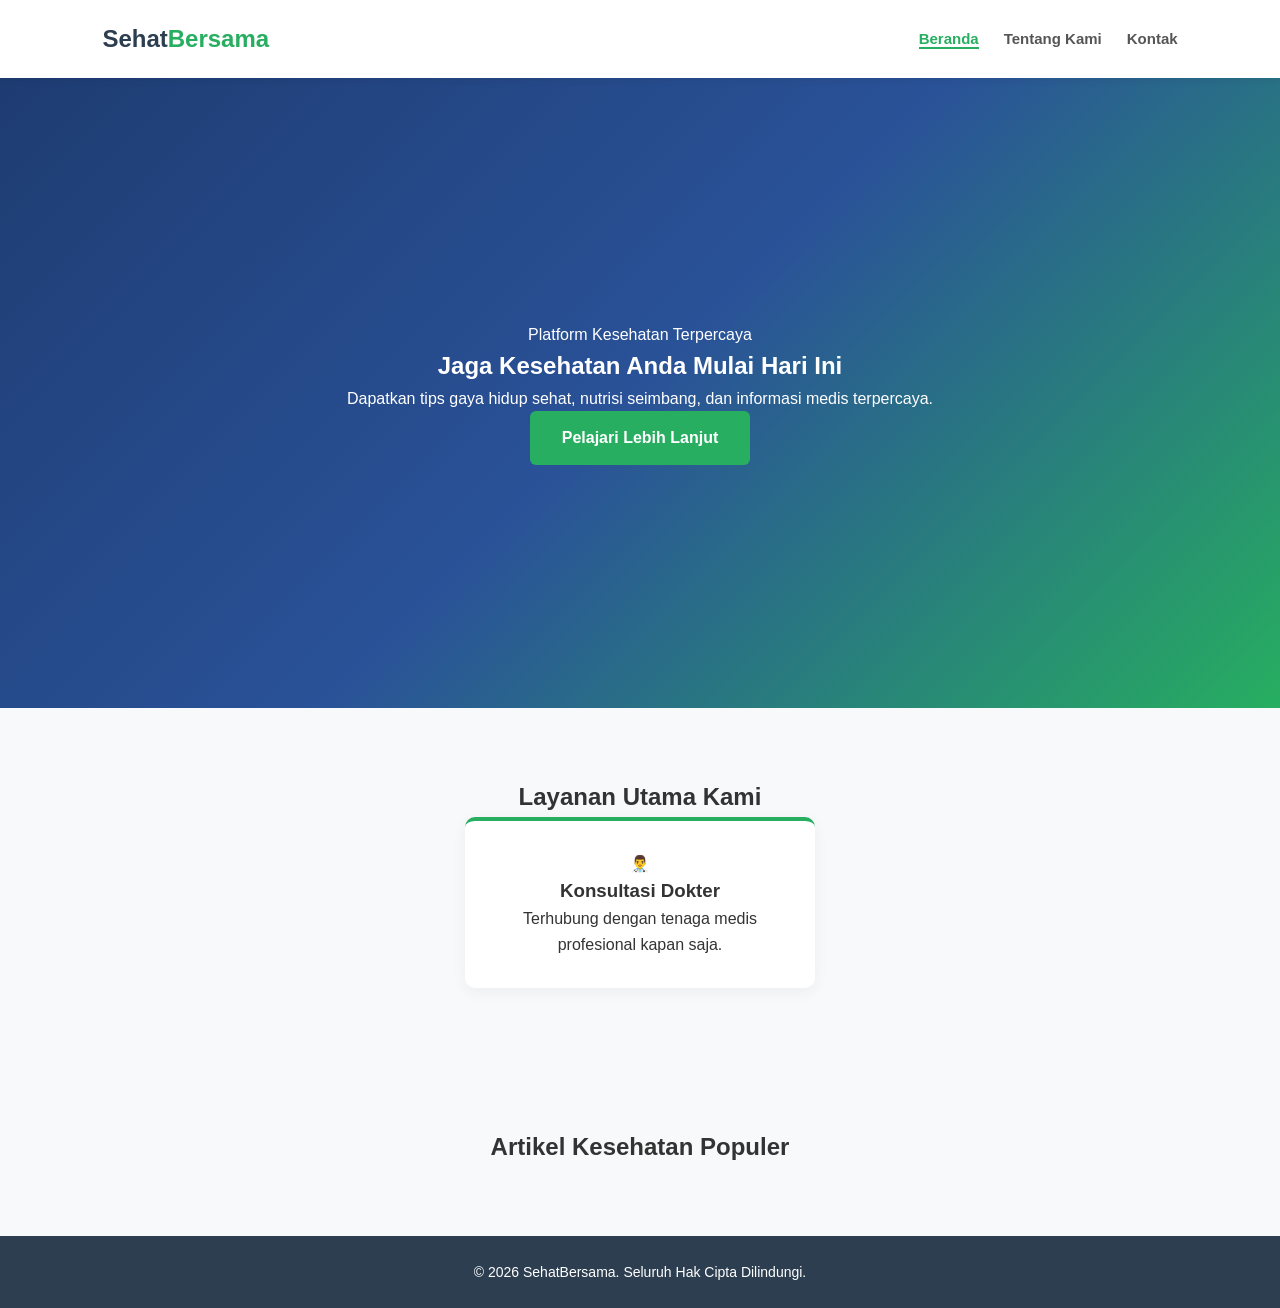
<file: index.html>
<!DOCTYPE html>
<html lang="id">

<head>
    <meta charset="UTF-8">
    <meta name="viewport" content="width=device-width, initial-scale=1.0">
    <title>SehatBersama - Beranda</title>
    <link rel="stylesheet" href="style.css">
</head>

<body>

    <!-- Header & Navigasi -->
    <header>
        <div class="logo">Sehat<span>Bersama</span></div>
        <nav>
            <ul>
                <li><a href="index.html" class="active">Beranda</a></li>
                <li><a href="about.html">Tentang Kami</a></li>
                <li><a href="kontak.html">Kontak</a></li>
            </ul>
        </nav>
    </header>

    <!-- Hero Section -->
    <section class="hero">
        <div class="hero-text">
            <span class="badge">Platform Kesehatan Terpercaya</span>
            <h1>Jaga Kesehatan Anda Mulai Hari Ini</h1>
            <p>Dapatkan tips gaya hidup sehat, nutrisi seimbang, dan informasi medis terpercaya.</p>
            <a href="about.html" class="btn">Pelajari Lebih Lanjut</a>
        </div>
    </section>

    <!-- Layanan / Fitur Utama (Baru 1 Card, Silahkan Tambah Lagi) -->
    <section class="services">
        <h2>Layanan Utama Kami</h2>
        <div class="service-container">

            <!-- Card 1 -->
            <div class="card">
                <div class="card-icon">👨‍⚕️</div>
                <h3>Konsultasi Dokter</h3>
                <p>Terhubung dengan tenaga medis profesional kapan saja.</p>
            </div>

            <!-- TODO: Tambahkan Card 2 dan Card 3 di sini -->

        </div>
    </section>

    <!-- Artikel Pilihan (Belum Dibuat) -->
    <section class="articles">
        <h2>Artikel Kesehatan Populer</h2>
        <div class="article-container">

            <!-- TODO: Buat <article class="article-card"> di sini -->

        </div>
    </section>

    <!-- Footer -->
    <footer>
        <p>&copy; 2026 SehatBersama. Seluruh Hak Cipta Dilindungi.</p>
    </footer>

</body>

</html>
</file>
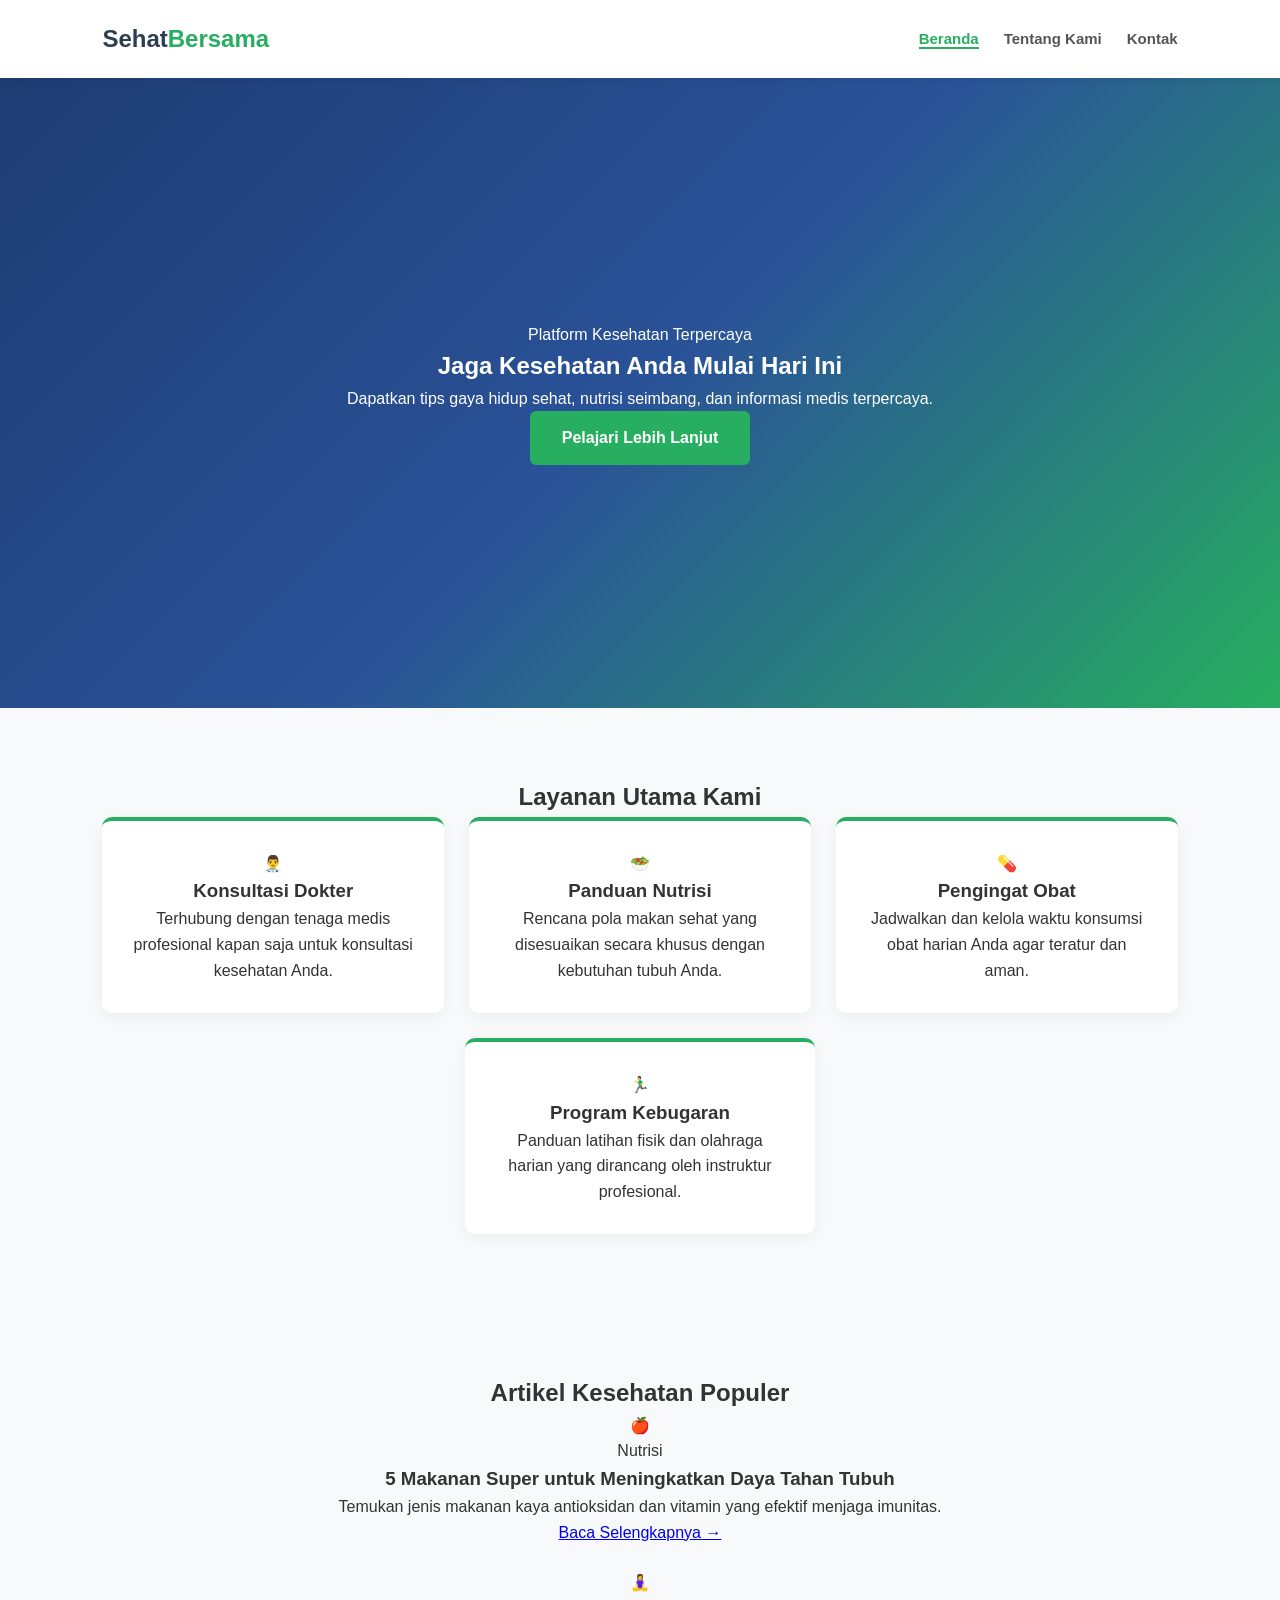
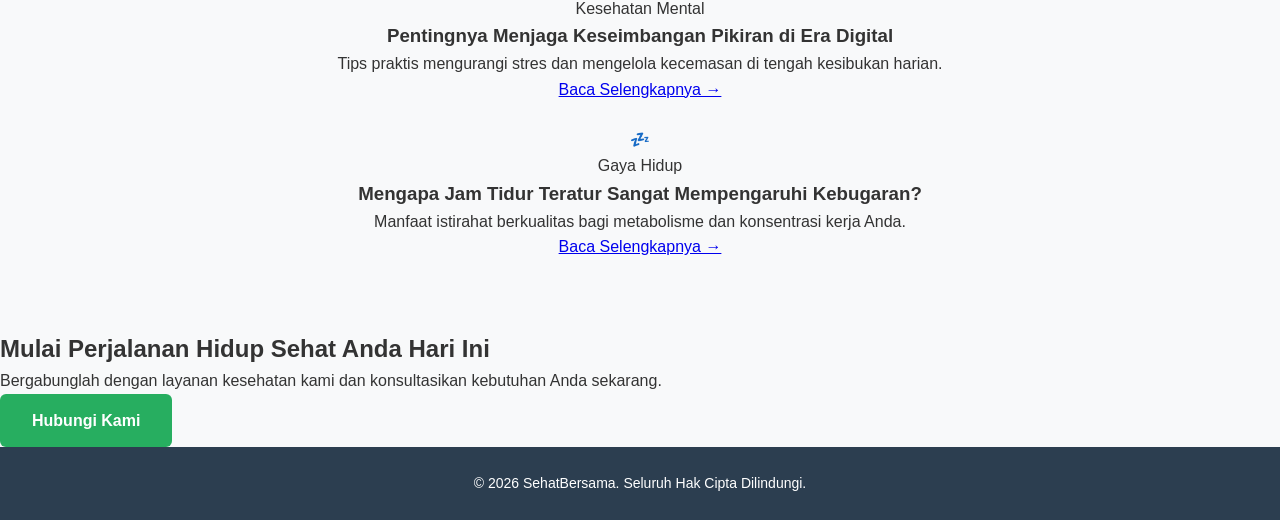
<file: about.html>
<!DOCTYPE html>
<html lang="id">

<head>
    <meta charset="UTF-8">
    <meta name="viewport" content="width=device-width, initial-scale=1.0">
    <title>SehatBersama - Beranda</title>
    <link rel="stylesheet" href="style.css">
</head>

<body>

    <!-- Header & Navigasi -->
    <header>
        <div class="logo">Sehat<span>Bersama</span></div>
        <nav>
            <ul>
                <li><a href="index.html" class="active">Beranda</a></li>
                <li><a href="about.html">Tentang Kami</a></li>
                <li><a href="kontak.html">Kontak</a></li>
            </ul>
        </nav>
    </header>

    <!-- Hero Section -->
    <section class="hero">
        <div class="hero-text">
            <span class="badge">Platform Kesehatan Terpercaya</span>
            <h1>Jaga Kesehatan Anda Mulai Hari Ini</h1>
            <p>Dapatkan tips gaya hidup sehat, nutrisi seimbang, dan informasi medis terpercaya.</p>
            <a href="about.html" class="btn">Pelajari Lebih Lanjut</a>
        </div>
    </section>

    <!-- Layanan / Fitur Utama -->
    <section class="services">
        <h2>Layanan Utama Kami</h2>
        <div class="service-container">

            <!-- Card 1 -->
            <div class="card">
                <div class="card-icon">👨‍⚕️</div>
                <h3>Konsultasi Dokter</h3>
                <p>Terhubung dengan tenaga medis profesional kapan saja untuk konsultasi kesehatan Anda.</p>
            </div>

            <!-- Card 2 (DITAMBAHKAN) -->
            <div class="card">
                <div class="card-icon">🥗</div>
                <h3>Panduan Nutrisi</h3>
                <p>Rencana pola makan sehat yang disesuaikan secara khusus dengan kebutuhan tubuh Anda.</p>
            </div>

            <!-- Card 3 (DITAMBAHKAN) -->
            <div class="card">
                <div class="card-icon">💊</div>
                <h3>Pengingat Obat</h3>
                <p>Jadwalkan dan kelola waktu konsumsi obat harian Anda agar teratur dan aman.</p>
            </div>

            <!-- Card 4 (DITAMBAHKAN) -->
            <div class="card">
                <div class="card-icon">🏃‍♂️</div>
                <h3>Program Kebugaran</h3>
                <p>Panduan latihan fisik dan olahraga harian yang dirancang oleh instruktur profesional.</p>
            </div>

        </div>
    </section>

    <!-- Artikel Pilihan -->
    <section class="articles">
        <h2>Artikel Kesehatan Populer</h2>
        <div class="article-container">

            <!-- Artikel 1 (DITAMBAHKAN) -->
            <article class="article-card">
                <div class="article-image">🍎</div>
                <div class="article-content">
                    <span class="article-category">Nutrisi</span>
                    <h3>5 Makanan Super untuk Meningkatkan Daya Tahan Tubuh</h3>
                    <p>Temukan jenis makanan kaya antioksidan dan vitamin yang efektif menjaga imunitas.</p>
                    <a href="#" class="read-more">Baca Selengkapnya &rarr;</a>
                </div>
            </article>

            <!-- Artikel 2 (DITAMBAHKAN) -->
            <article class="article-card">
                <div class="article-image">🧘‍♀️</div>
                <div class="article-content">
                    <span class="article-category">Kesehatan Mental</span>
                    <h3>Pentingnya Menjaga Keseimbangan Pikiran di Era Digital</h3>
                    <p>Tips praktis mengurangi stres dan mengelola kecemasan di tengah kesibukan harian.</p>
                    <a href="#" class="read-more">Baca Selengkapnya &rarr;</a>
                </div>
            </article>

            <!-- Artikel 3 (DITAMBAHKAN) -->
            <article class="article-card">
                <div class="article-image">💤</div>
                <div class="article-content">
                    <span class="article-category">Gaya Hidup</span>
                    <h3>Mengapa Jam Tidur Teratur Sangat Mempengaruhi Kebugaran?</h3>
                    <p>Manfaat istirahat berkualitas bagi metabolisme dan konsentrasi kerja Anda.</p>
                    <a href="#" class="read-more">Baca Selengkapnya &rarr;</a>
                </div>
            </article>

        </div>
    </section>

    <!-- Call to Action Section (DITAMBAHKAN) -->
    <section class="cta-section">
        <h2>Mulai Perjalanan Hidup Sehat Anda Hari Ini</h2>
        <p>Bergabunglah dengan layanan kesehatan kami dan konsultasikan kebutuhan Anda sekarang.</p>
        <a href="kontak.html" class="btn btn-secondary">Hubungi Kami</a>
    </section>

    <!-- Footer -->
    <footer>
        <p>&copy; 2026 SehatBersama. Seluruh Hak Cipta Dilindungi.</p>
    </footer>

</body>

</html>
</file>
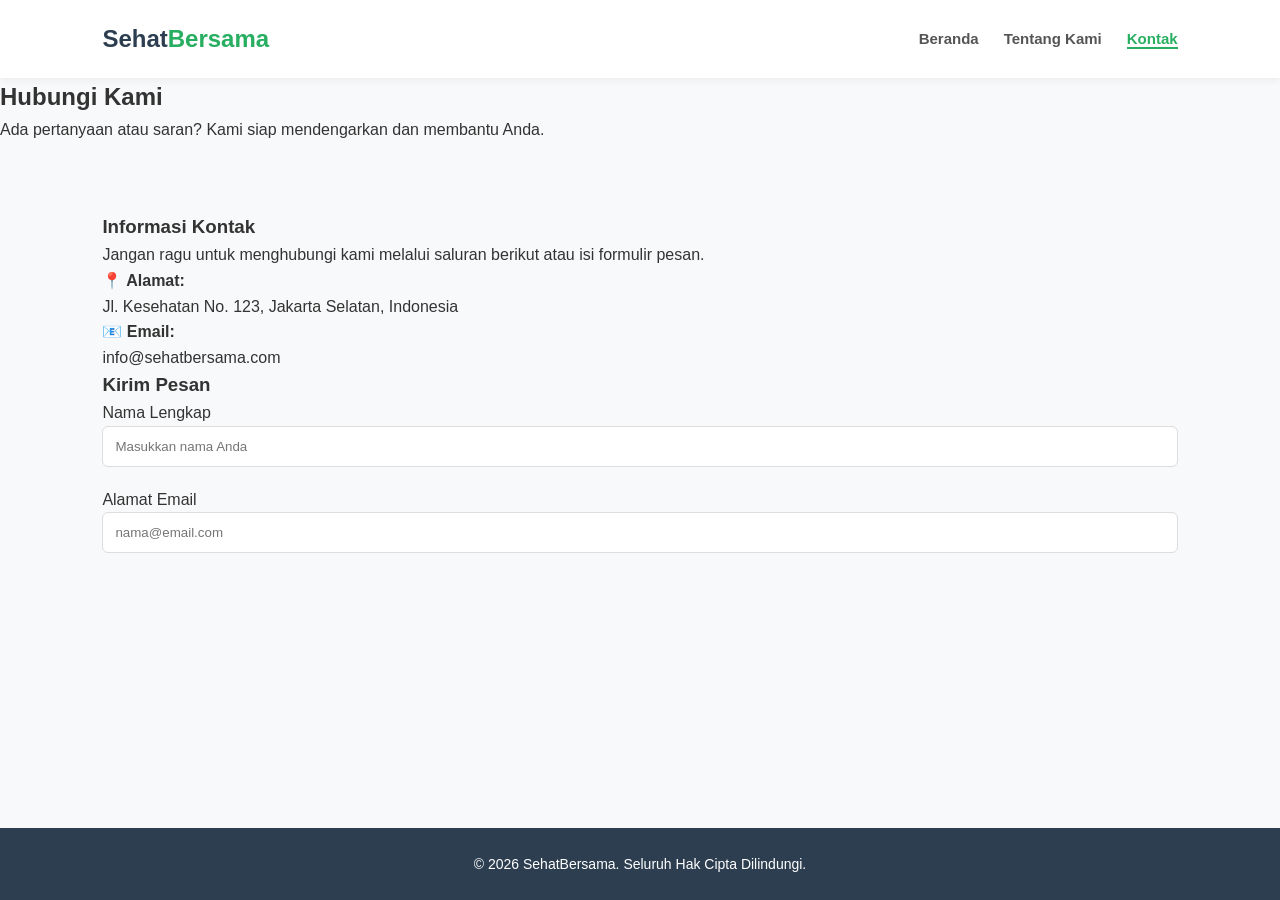
<file: contact.html>
<!DOCTYPE html>
<html lang="id">

<head>
    <meta charset="UTF-8">
    <meta name="viewport" content="width=device-width, initial-scale=1.0">
    <title>SehatBersama - Hubungi Kami</title>
    <link rel="stylesheet" href="style.css">
</head>

<body>

    <!-- Header & Navigasi -->
    <header>
        <div class="logo">Sehat<span>Bersama</span></div>
        <nav>
            <ul>
                <li><a href="index.html">Beranda</a></li>
                <li><a href="about.html">Tentang Kami</a></li>
                <li><a href="contact.html" class="active">Kontak</a></li>
            </ul>
        </nav>
    </header>

    <!-- Page Banner -->
    <section class="page-banner">
        <h1>Hubungi Kami</h1>
        <p>Ada pertanyaan atau saran? Kami siap mendengarkan dan membantu Anda.</p>
    </section>

    <!-- Contact Section -->
    <section class="contact-section">
        <div class="contact-container">

            <!-- Sidebar Informasi Kontak (Baru Alamat & Email, Sisanya Belum Ada) -->
            <div class="contact-info">
                <h3>Informasi Kontak</h3>
                <p>Jangan ragu untuk menghubungi kami melalui saluran berikut atau isi formulir pesan.</p>

                <div class="info-item">
                    <strong>📍 Alamat:</strong>
                    <p>Jl. Kesehatan No. 123, Jakarta Selatan, Indonesia</p>
                </div>
                <div class="info-item">
                    <strong>📧 Email:</strong>
                    <p>info@sehatbersama.com</p>
                </div>

                <!-- TODO: Tambahkan <div class="info-item"> untuk Telepon dan Jam Operasional di sini -->

            </div>

            <!-- Form Kontak (Baru Input Nama & Email, Input Lain Belum Ada) -->
            <div class="contact-form">
                <h3>Kirim Pesan</h3>
                <form action="#" method="post" onsubmit="event.preventDefault(); alert('Pesan terkirim!');">

                    <div class="form-group">
                        <label for="nama">Nama Lengkap</label>
                        <input type="text" id="nama" name="nama" placeholder="Masukkan nama Anda" required>
                    </div>

                    <div class="form-group">
                        <label for="email">Alamat Email</label>
                        <input type="email" id="email" name="email" placeholder="nama@email.com" required>
                    </div>

                    <!-- TODO: Tambahkan input untuk 'Subjek' dan textarea untuk 'Pesan Anda' di sini -->

                    <!-- TODO: Tambahkan tombol <button type="submit" class="btn-submit"> di sini -->

                </form>
            </div>

        </div>
    </section>

    <!-- Footer -->
    <footer>
        <p>&copy; 2026 SehatBersama. Seluruh Hak Cipta Dilindungi.</p>
    </footer>

</body>

</html>
</file>
<file: style.css>
/* 1. Global Reset & Base Styles */
* {
    margin: 0;
    padding: 0;
    box-sizing: border-box;
    font-family: 'Segoe UI', Tahoma, Geneva, Verdana, sans-serif;
}

body {
    color: #333;
    line-height: 1.6;
    background-color: #f8f9fa;
    display: flex;
    flex-direction: column;
    min-height: 100vh;
}

/* 2. Header & Navigation */
header {
    display: flex;
    justify-content: space-between;
    align-items: center;
    padding: 20px 8%;
    background-color: #ffffff;
    box-shadow: 0 2px 8px rgba(0, 0, 0, 0.06);
    position: sticky;
    top: 0;
    z-index: 1000;
}

.logo {
    font-size: 24px;
    font-weight: 700;
    color: #2c3e50;
}

.logo span {
    color: #27ae60;
}

nav ul {
    display: flex;
    list-style: none;
    gap: 25px;
}

nav ul li a {
    text-decoration: none;
    color: #555;
    font-weight: 600;
    font-size: 15px;
    transition: color 0.3s ease;
}

nav ul li a:hover,
nav ul li a.active {
    color: #27ae60;
    border-bottom: 2px solid #27ae60;
}

/* 3. Hero & Banner */
.hero {
    background: linear-gradient(135deg, #1e3c72 0%, #2a5298 50%, #27ae60 100%);
    min-height: 70vh;
    display: flex;
    justify-content: center;
    align-items: center;
    text-align: center;
    color: white;
    padding: 60px 20px;
}

.btn {
    display: inline-block;
    padding: 14px 32px;
    background-color: #27ae60;
    color: white;
    text-decoration: none;
    border-radius: 6px;
    font-weight: 600;
}

/* TODO: Tambahkan styling untuk .badge, .hero-text h1, dan .hero-text p di sini */

/* 4. Layout Kartu & Fitur (Services & Articles) */
.services,
.articles {
    padding: 70px 8%;
    text-align: center;
}

.service-container,
.article-container {
    display: flex;
    justify-content: center;
    gap: 25px;
    flex-wrap: wrap;
}

.card {
    background: white;
    padding: 30px;
    border-radius: 10px;
    box-shadow: 0 4px 15px rgba(0, 0, 0, 0.05);
    flex: 1;
    min-width: 260px;
    max-width: 350px;
    border-top: 4px solid #27ae60;
}

/* TODO: Tambahkan styling untuk .article-card dan efek hover (.card:hover) di sini */

/* 5. Form & Kontak */
.contact-section {
    padding: 70px 8%;
}

.form-group {
    margin-bottom: 20px;
}

.form-group input {
    width: 100%;
    padding: 12px;
    border: 1px solid #ddd;
    border-radius: 6px;
}

/* TODO: Tambahkan styling untuk .form-group textarea dan .btn-submit di sini */

/* 6. Footer */
footer {
    margin-top: auto;
    text-align: center;
    padding: 25px;
    background-color: #2c3e50;
    color: white;
    font-size: 14px;
}
</file>
